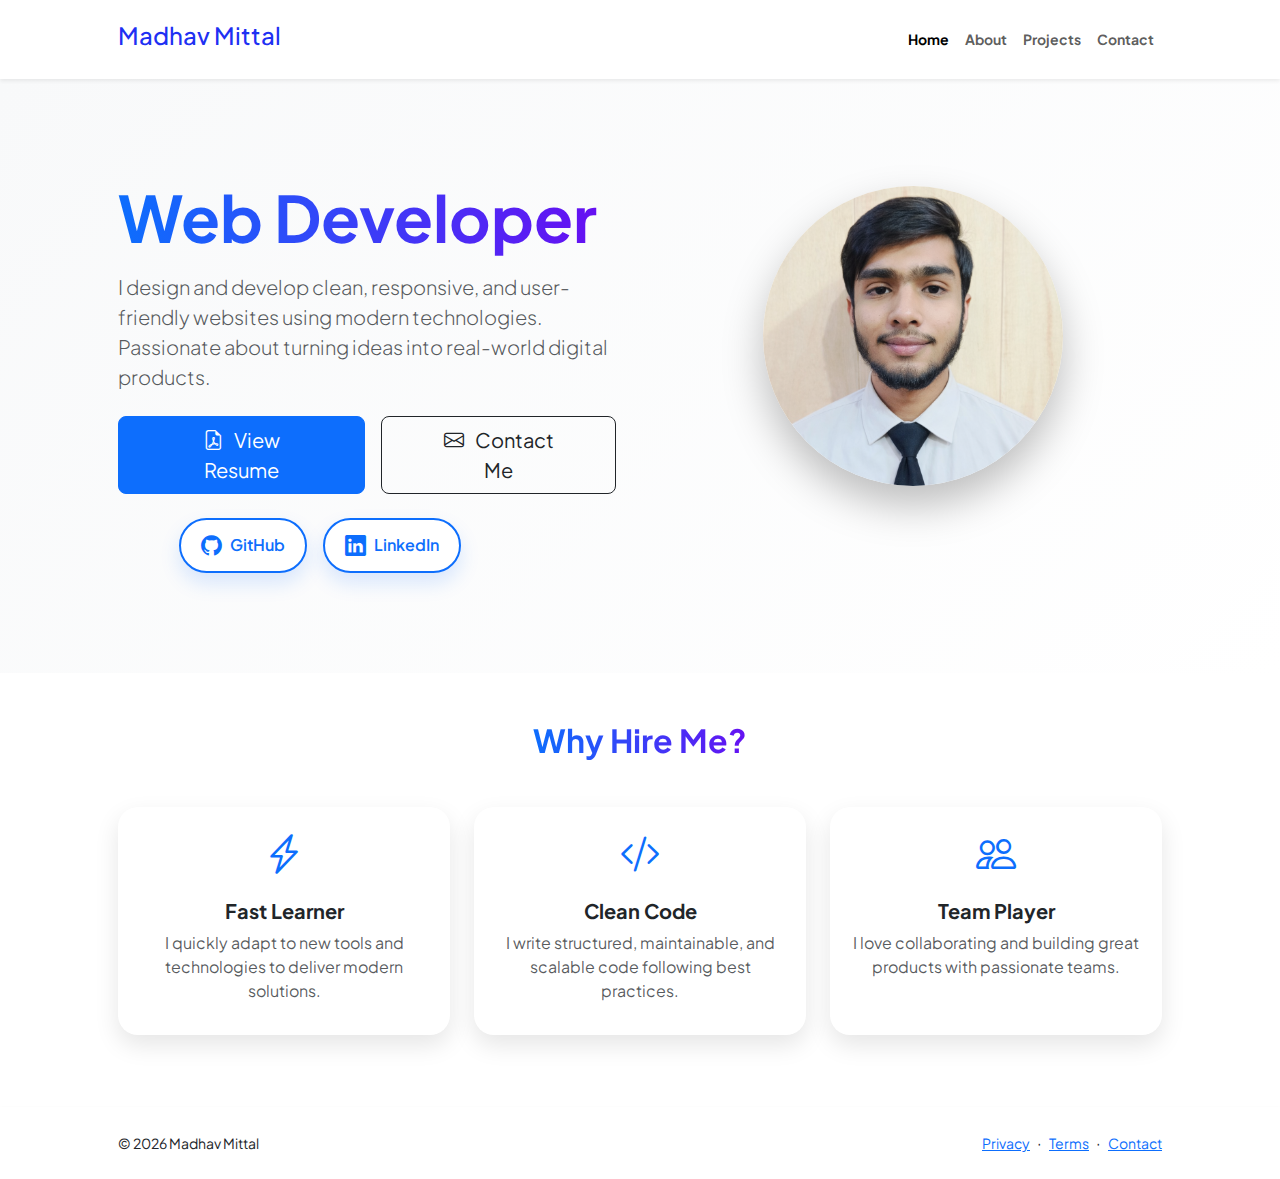
<file: MadhavMittal/index.html>
<!DOCTYPE html>
<html lang="en">
<head>
  <meta charset="utf-8" />
  <meta name="viewport" content="width=device-width, initial-scale=1, shrink-to-fit=no" />

  <title>Madhav Mittal  Portfolio</title>

  <!-- Favicon -->
  <link rel="icon" type="image/x-icon" href="assets/favicon.ico" />

  <!-- Google Font -->
  <link rel="preconnect" href="https://fonts.googleapis.com" />
  <link rel="preconnect" href="https://fonts.gstatic.com" crossorigin />
  <link href="https://fonts.googleapis.com/css2?family=Plus+Jakarta+Sans:wght@300;400;600;700;800&display=swap" rel="stylesheet" />

  <!-- Bootstrap Icons -->
  <link href="https://cdn.jsdelivr.net/npm/bootstrap-icons@1.8.1/font/bootstrap-icons.css" rel="stylesheet" />

  <!-- Bootstrap -->
  <link href="https://cdn.jsdelivr.net/npm/bootstrap@5.2.3/dist/css/bootstrap.min.css" rel="stylesheet" />

  <!-- Custom CSS -->
  <link href="css/styles.css" rel="stylesheet" />
</head>

<body class="d-flex flex-column h-100">

<main class="flex-shrink-0">

  <!-- NAVBAR -->
  <nav class="navbar navbar-expand-lg navbar-light bg-white shadow-sm py-3">
    <div class="container px-5">
      <a class="navbar-brand fw-bolder text-primary" href="index.html">
      <h4>Madhav Mittal</h4>  
      </a>

      <button class="navbar-toggler" type="button" data-bs-toggle="collapse" data-bs-target="#navbarMenu">
        <span class="navbar-toggler-icon"></span>
      </button>

      <div class="collapse navbar-collapse" id="navbarMenu">
        <ul class="navbar-nav ms-auto mb-2 mb-lg-0 fw-bolder small">
          <li class="nav-item"><a class="nav-link active" href="index.html">Home</a></li>
          <li class="nav-item"><a class="nav-link" href="About.html">About</a></li>
          <li class="nav-item"><a class="nav-link" href="projects.html">Projects</a></li>
          <li class="nav-item"><a class="nav-link" href="contact.html">Contact</a></li>
        </ul>
      </div>
    </div>
  </nav>

  <!-- HERO SECTION -->
  <header class="hero-section">
    <div class="container px-5">
      <div class="row gx-5 align-items-center">

        <!-- TEXT -->
        <div class="col-lg-6 text-center text-lg-start">
          

          <h1 class="display-3 fw-bolder mb-3">
            <span class="text-gradient">Web Developer </span>
          </h1>

          <p class="lead text-muted mb-4">
            I design and develop clean, responsive, and user-friendly websites using modern technologies.
            Passionate about turning ideas into real-world digital products.
          </p>

          <div class="d-grid gap-3 d-sm-flex justify-content-sm-center justify-content-lg-start">
            <a href="assets/Madhav Mittal Resume.pdf" 
   target="_blank" 
   class="btn btn-primary btn-lg px-5">
  <i class="bi bi-file-earmark-pdf me-2"></i> View Resume
</a>

            <a href="contact.html" class="btn btn-outline-dark btn-lg px-5">
              <i class="bi bi-envelope me-2"></i> Contact Me
            </a>
          </div>
        </div>
        <div class="col-lg-6 text-center mt-5 mt-lg-0">
          <div class="profile-pic-large mx-auto">
            <img src="assets/Madhav .png" alt="Madhav Mittal">
          </div>
        </div>

      </div>
    </div>

<div class="mt-4 d-flex justify-content-center gap-3 social-wrapper">

  
  <a href="https://github.com/MadhavMittal06" 
     target="_blank" 
     class="social-link">
    <i class="bi bi-github"></i> GitHub
  </a>

  <a href="https://www.linkedin.com/in/madhav-mittal-/" 
     target="_blank" 
     class="social-link">
    <i class="bi bi-linkedin"></i> LinkedIn
  </a>

</div>

        <!-- IMAGE -->
        

      </div>
    </div>
  </header>

  <!-- TECH STACK -->
  

  <!-- WHY HIRE ME -->
  <section class="py-5">
    <div class="container px-5">
      <div class="text-center mb-5">
        <h2 class="fw-bolder">
          <span class="text-gradient">Why Hire Me?</span>
        </h2>
      </div>

      <div class="row gx-4 text-center">

        <div class="col-md-4 mb-4">
          <div class="card feature-card h-100">
            <div class="card-body">
              <i class="bi bi-lightning-charge feature-icon"></i>
              <h5 class="fw-bold mt-3">Fast Learner</h5>
              <p class="text-muted">
                I quickly adapt to new tools and technologies to deliver modern solutions.
              </p>
            </div>
          </div>
        </div>

        <div class="col-md-4 mb-4">
          <div class="card feature-card h-100">
            <div class="card-body">
              <i class="bi bi-code-slash feature-icon"></i>
              <h5 class="fw-bold mt-3">Clean Code</h5>
              <p class="text-muted">
                I write structured, maintainable, and scalable code following best practices.
              </p>
            </div>
          </div>
        </div>

        <div class="col-md-4 mb-4">
          <div class="card feature-card h-100">
            <div class="card-body">
              <i class="bi bi-people feature-icon"></i>
              <h5 class="fw-bold mt-3">Team Player</h5>
              <p class="text-muted">
                I love collaborating and building great products with passionate teams.
              </p>
            </div>
          </div>
        </div>

      </div>
    </div>
  </section>

</main>

<!-- FOOTER -->
<footer class="bg-white py-4 mt-auto shadow-sm">
  <div class="container px-5">
    <div class="row align-items-center justify-content-between flex-column flex-sm-row">
      <div class="col-auto">
        <div class="small m-0">&copy; 2026 Madhav Mittal</div>
      </div>
      <div class="col-auto">
        <a class="small" href="#">Privacy</a>
        <span class="mx-1">&middot;</span>
        <a class="small" href="#">Terms</a>
        <span class="mx-1">&middot;</span>
        <a class="small" href="contact.html">Contact</a>
      </div>
    </div>
  </div>
</footer>

<!-- BOOTSTRAP JS -->
<script src="https://cdn.jsdelivr.net/npm/bootstrap@5.2.3/dist/js/bootstrap.bundle.min.js"></script>

</body>
</html>
</file>
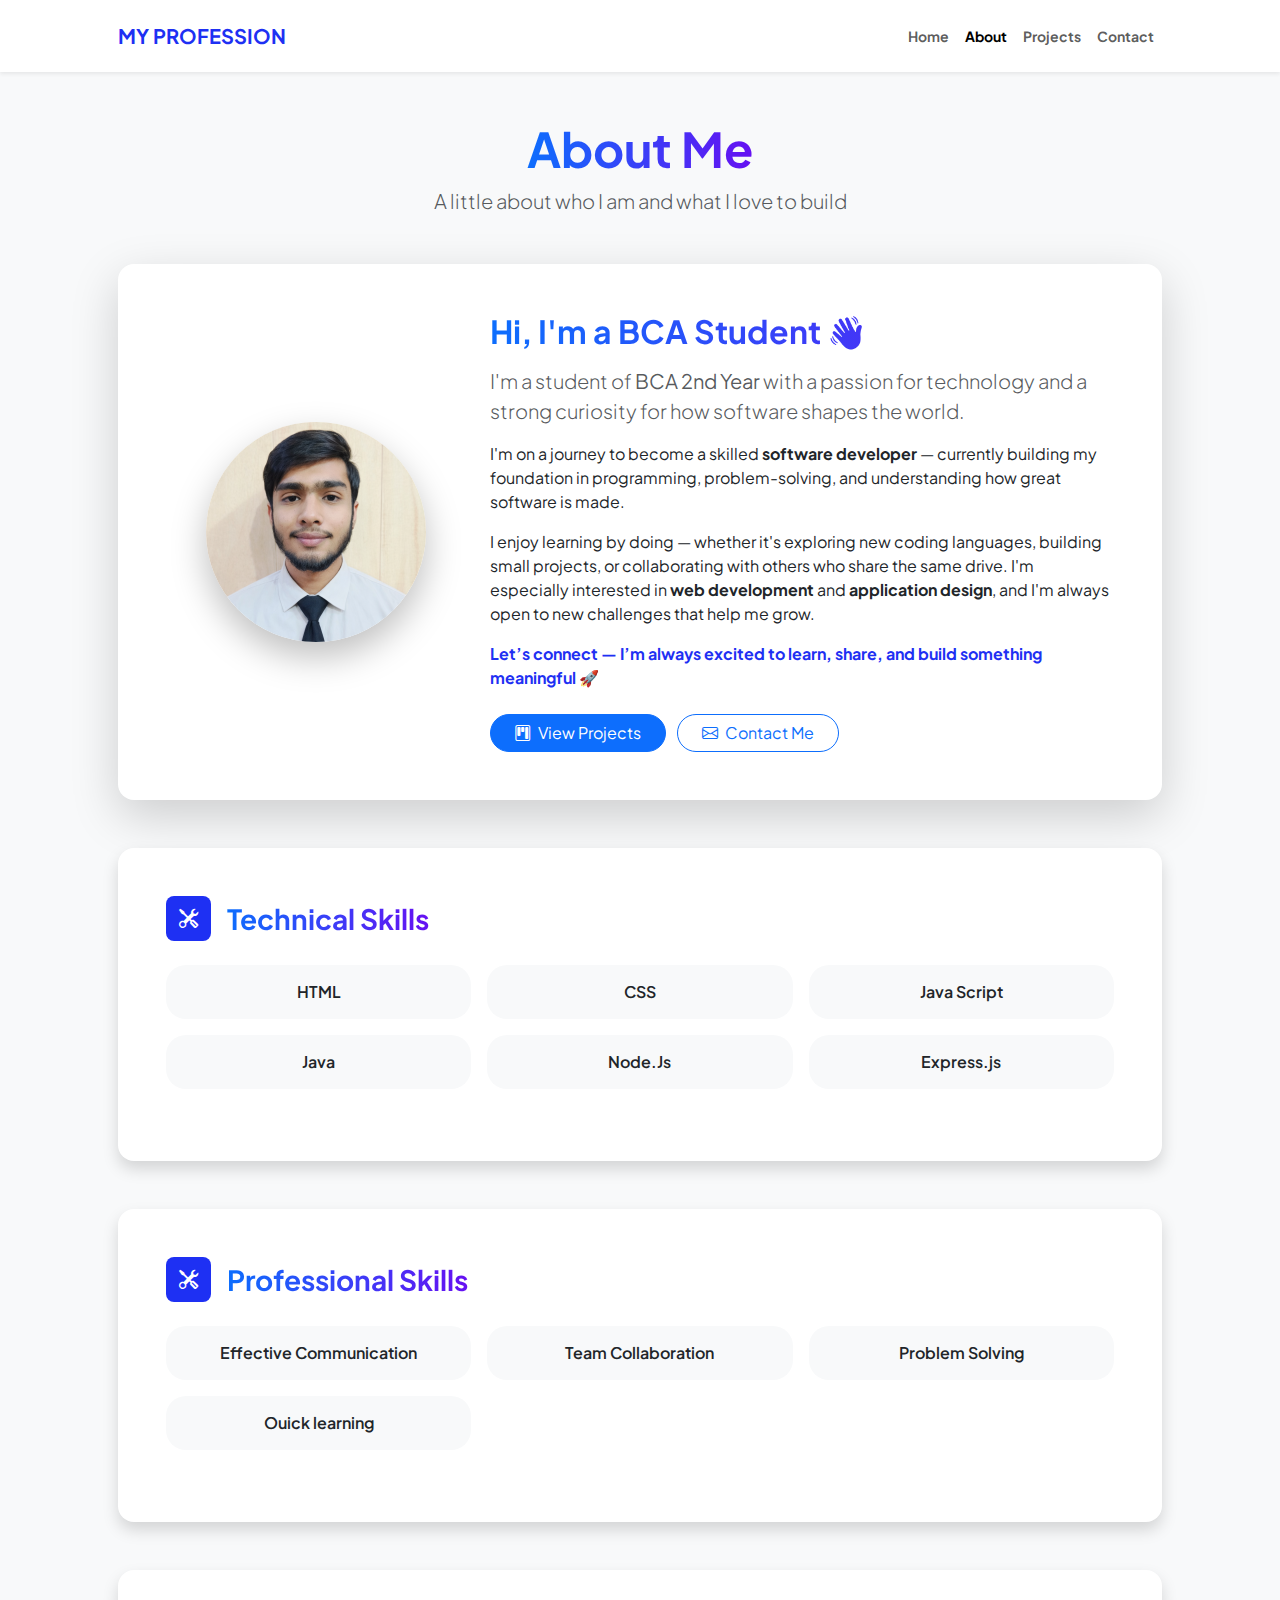
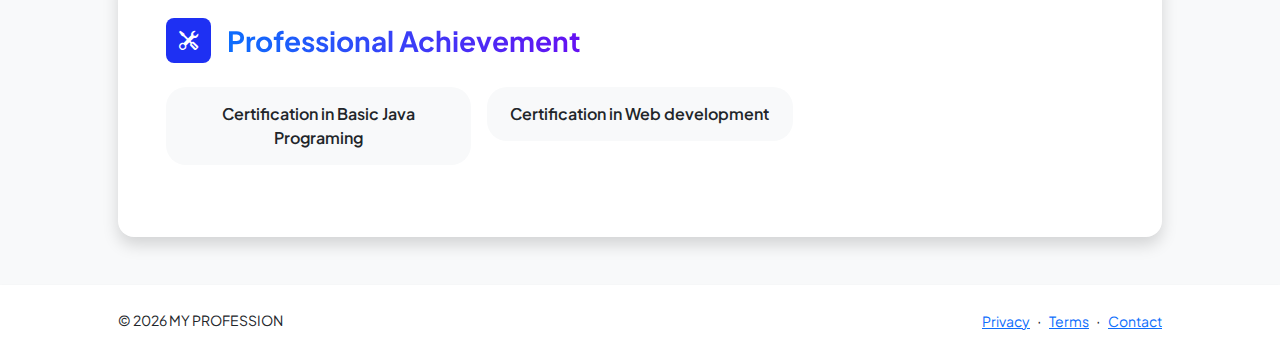
<file: MadhavMittal/About.html>
<!DOCTYPE html>
<html lang="en">
<head>
  <meta charset="utf-8" />
  <meta name="viewport" content="width=device-width, initial-scale=1, shrink-to-fit=no" />
  <title>About Me | My Profession</title>

  <!-- Favicon -->
  <link rel="icon" type="image/x-icon" href="assets/favicon.ico" />

  <!-- Google Font -->
  <link rel="preconnect" href="https://fonts.googleapis.com" />
  <link rel="preconnect" href="https://fonts.gstatic.com" crossorigin />
  <link href="https://fonts.googleapis.com/css2?family=Plus+Jakarta+Sans:wght@300;400;600;700;800&display=swap" rel="stylesheet" />

  <!-- Bootstrap Icons -->
  <link href="https://cdn.jsdelivr.net/npm/bootstrap-icons@1.8.1/font/bootstrap-icons.css" rel="stylesheet" />

  <!-- Bootstrap -->
  <link href="https://cdn.jsdelivr.net/npm/bootstrap@5.2.3/dist/css/bootstrap.min.css" rel="stylesheet" />

  <!-- Custom CSS -->
  <link href="css/styles.css" rel="stylesheet" />
</head>

<body class="d-flex flex-column h-100 bg-light">

<main class="flex-shrink-0">

  <!-- NAVBAR -->
  <nav class="navbar navbar-expand-lg navbar-light bg-white shadow-sm py-3">
    <div class="container px-5">
      <a class="navbar-brand fw-bolder text-primary" href="index.html">MY PROFESSION</a>
      <button class="navbar-toggler" type="button" data-bs-toggle="collapse" data-bs-target="#navbarMenu">
        <span class="navbar-toggler-icon"></span>
      </button>

      <div class="collapse navbar-collapse" id="navbarMenu">
        <ul class="navbar-nav ms-auto mb-2 mb-lg-0 fw-bolder small">
          <li class="nav-item"><a class="nav-link" href="index.html">Home</a></li>
          <li class="nav-item"><a class="nav-link active" href="about.html">About</a></li>
          <li class="nav-item"><a class="nav-link" href="projects.html">Projects</a></li>
          <li class="nav-item"><a class="nav-link" href="contact.html">Contact</a></li>
        </ul>
      </div>
    </div>
  </nav>

  <!-- PAGE CONTENT -->
  <div class="container px-5 my-5">

    <!-- PAGE TITLE -->
    <div class="text-center mb-5">
      <h1 class="display-5 fw-bolder">
        <span class="text-gradient">About Me</span>
      </h1>
      <p class="lead text-muted">A little about who I am and what I love to build</p>
    </div>

    <!-- ABOUT CARD -->
    <div class="card shadow-lg border-0 rounded-4 mb-5">
      <div class="card-body p-5">
        <div class="row align-items-center">

          <!-- PROFILE IMAGE -->
          <div class="col-md-4 text-center mb-4 mb-md-0">
            <div class="profile-pic mx-auto">
              <img src="assets/Madhav .png" alt="Profile Image">
            </div>
          </div>

          <!-- ABOUT TEXT -->
          <div class="col-md-8">
            <h2 class="fw-bolder text-gradient mb-3">Hi, I'm a BCA Student 👋</h2>

            <p class="lead text-muted">
              I'm a student of <strong>BCA 2nd Year</strong> with a passion for technology and a strong curiosity for how software shapes the world.
            </p>

            <p>
              I'm on a journey to become a skilled <strong>software developer</strong> — currently building my foundation in programming,
              problem-solving, and understanding how great software is made.
            </p>

            <p>
              I enjoy learning by doing — whether it's exploring new coding languages, building small projects, or collaborating with others who share the same drive.
              I'm especially interested in <strong>web development</strong> and <strong>application design</strong>, and I'm always open to new challenges that help me grow.
            </p>

            <p class="fw-bold text-primary">
              Let’s connect — I’m always excited to learn, share, and build something meaningful 🚀
            </p>

            <div class="mt-4">
              <a href="projects.html" class="btn btn-primary rounded-pill px-4 me-2">
                <i class="bi bi-kanban me-1"></i> View Projects
              </a>
              <a href="contact.html" class="btn btn-outline-primary rounded-pill px-4">
                <i class="bi bi-envelope me-1"></i> Contact Me
              </a>
            </div>
          </div>

        </div>
      </div>
    </div>

    <section>
      <div class="card shadow border-0 rounded-4 mb-5">
        <div class="card-body p-5">

          <div class="d-flex align-items-center mb-4">
            <div class="feature bg-primary text-white rounded-3 me-3">
              <i class="bi bi-tools"></i>
            </div>
            <h3 class="fw-bolder mb-0">
              <span class="text-gradient">Technical Skills</span>
            </h3>
          </div>

          <div class="row row-cols-1 row-cols-md-3 g-3 mb-4">
            <div class="col"><div class="skill-box">HTML</div></div>
            <div class="col"><div class="skill-box">CSS</div></div>
            <div class="col"><div class="skill-box">Java Script</div></div>
            <div class="col"><div class="skill-box">Java</div></div>
            <div class="col"><div class="skill-box">Node.Js</div></div>
            <div class="col"><div class="skill-box">Express.js</div></div>
          </div>

        </div>
      </div>
    </section>


    <!-- SKILLS SECTION -->
    <section>
      <div class="card shadow border-0 rounded-4 mb-5">
        <div class="card-body p-5">

          <div class="d-flex align-items-center mb-4">
            <div class="feature bg-primary text-white rounded-3 me-3">
              <i class="bi bi-tools"></i>
            </div>
            <h3 class="fw-bolder mb-0">
              <span class="text-gradient">Professional Skills</span>
            </h3>
          </div>

          <div class="row row-cols-1 row-cols-md-3 g-3 mb-4">
            <div class="col"><div class="skill-box">Effective Communication</div></div>
            <div class="col"><div class="skill-box">Team Collaboration</div></div>
            <div class="col"><div class="skill-box">Problem Solving</div></div>
            <div class="col"><div class="skill-box">Ouick learning</div></div>
          </div>

        </div>
      </div>
    </section>
    <section>
      <div class="card shadow border-0 rounded-4 mb-5">
        <div class="card-body p-5">

          <div class="d-flex align-items-center mb-4">
            <div class="feature bg-primary text-white rounded-3 me-3">
              <i class="bi bi-tools"></i>
            </div>
            <h3 class="fw-bolder mb-0">
              <span class="text-gradient">Professional Achievement</span>
            </h3>
          </div>

          <div class="row row-cols-1 row-cols-md-3 g-3 mb-4">
            <div class="col"><div class="skill-box">Certification in Basic Java Programing</div></div>
            <div class="col"><div class="skill-box">Certification in Web development</div></div>
            
          </div>

        </div>
      </div>
    </section>

  </div>
</main>

<!-- FOOTER -->
<footer class="bg-white py-4 mt-auto shadow-sm">
  <div class="container px-5">
    <div class="row align-items-center justify-content-between flex-column flex-sm-row">
      <div class="col-auto">
        <div class="small m-0">&copy; 2026 MY PROFESSION</div>
      </div>
      <div class="col-auto">
        <a class="small" href="#">Privacy</a>
        <span class="mx-1">&middot;</span>
        <a class="small" href="#">Terms</a>
        <span class="mx-1">&middot;</span>
        <a class="small" href="contact.html">Contact</a>
      </div>
    </div>
  </div>
</footer>

<!-- BOOTSTRAP JS -->
<script src="https://cdn.jsdelivr.net/npm/bootstrap@5.2.3/dist/js/bootstrap.bundle.min.js"></script>

</body>
</html>
</file>
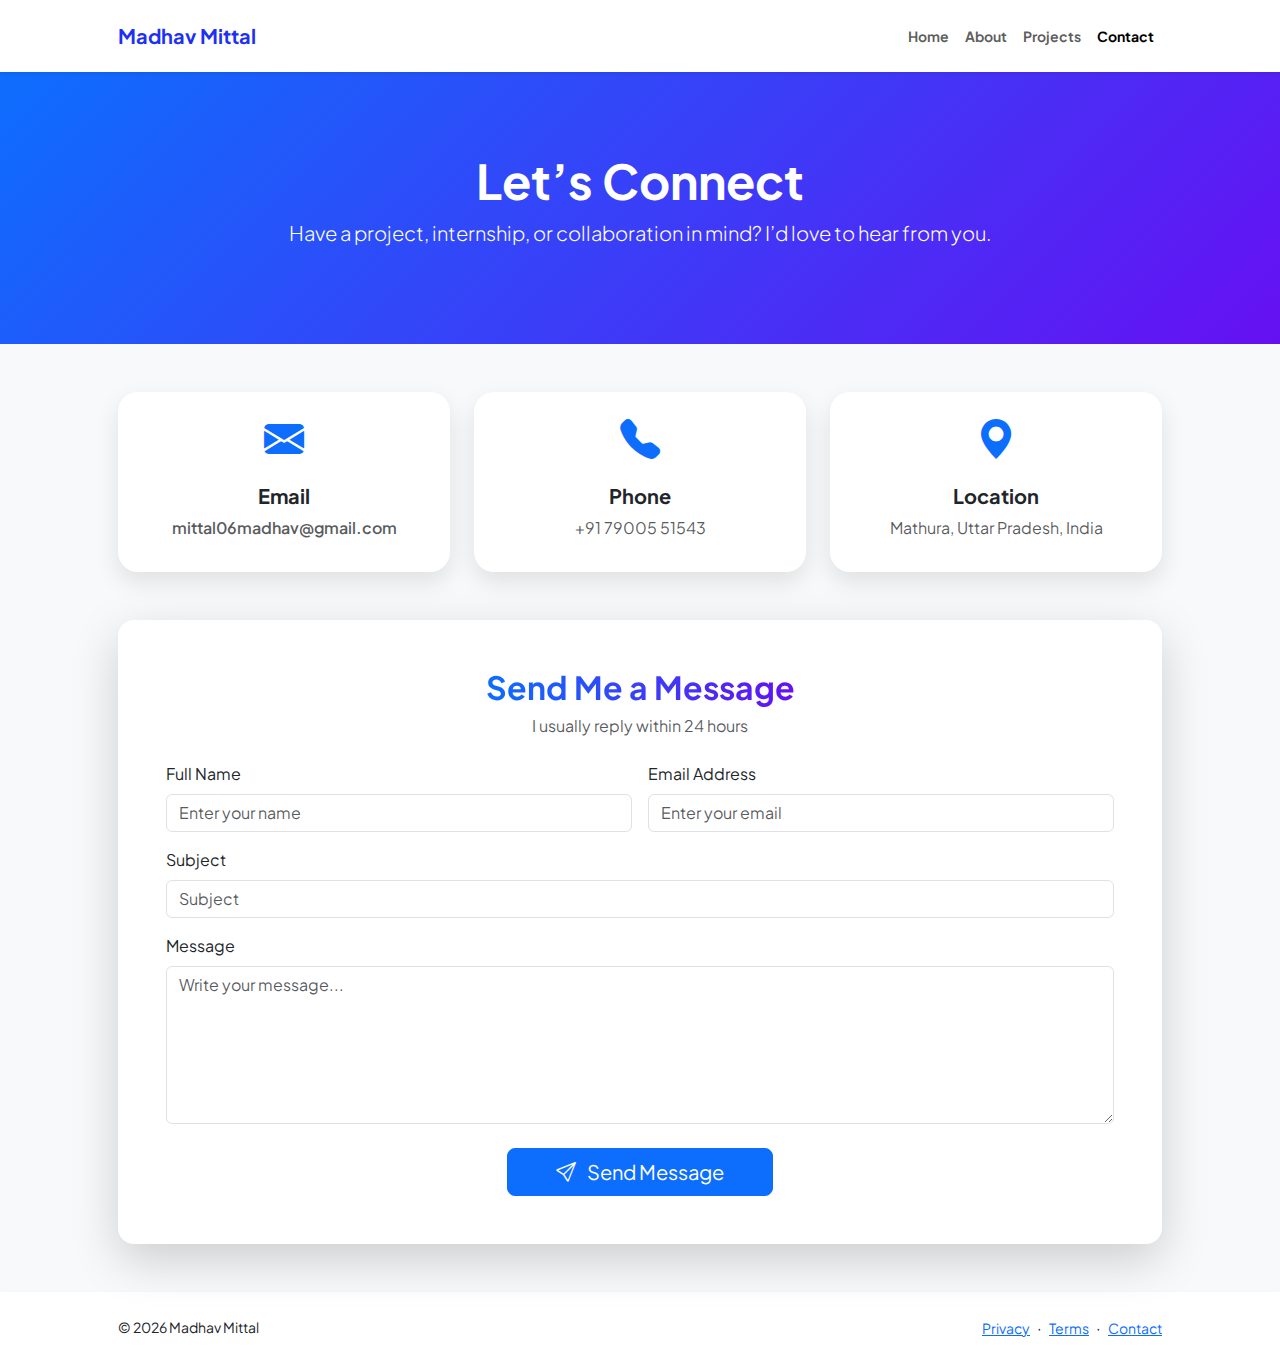
<file: MadhavMittal/contact.html>
<!DOCTYPE html>
<html lang="en">
<head>
  <meta charset="utf-8" />
  <meta name="viewport" content="width=device-width, initial-scale=1, shrink-to-fit=no" />

  <title>Contact | Madhav Mittal</title>

  <!-- Favicon -->
  <link rel="icon" type="image/x-icon" href="assets/favicon.ico" />

  <!-- Google Font -->
  <link rel="preconnect" href="https://fonts.googleapis.com" />
  <link rel="preconnect" href="https://fonts.gstatic.com" crossorigin />
  <link href="https://fonts.googleapis.com/css2?family=Plus+Jakarta+Sans:wght@300;400;600;700;800&display=swap" rel="stylesheet" />

  <!-- Bootstrap Icons -->
  <link href="https://cdn.jsdelivr.net/npm/bootstrap-icons@1.8.1/font/bootstrap-icons.css" rel="stylesheet" />

  <!-- Bootstrap -->
  <link href="https://cdn.jsdelivr.net/npm/bootstrap@5.2.3/dist/css/bootstrap.min.css" rel="stylesheet" />

  <!-- Custom CSS -->
  <link href="css/styles.css" rel="stylesheet" />
</head>

<body class="d-flex flex-column h-100 bg-light">

<main class="flex-shrink-0">

  <!-- NAVBAR -->
  <nav class="navbar navbar-expand-lg navbar-light bg-white shadow-sm py-3">
    <div class="container px-5">
      <a class="navbar-brand fw-bolder text-primary" href="index.html">
        Madhav Mittal
      </a>

      <button class="navbar-toggler" type="button" data-bs-toggle="collapse" data-bs-target="#navbarMenu">
        <span class="navbar-toggler-icon"></span>
      </button>

      <div class="collapse navbar-collapse" id="navbarMenu">
        <ul class="navbar-nav ms-auto mb-2 mb-lg-0 fw-bolder small">
          <li class="nav-item"><a class="nav-link" href="index.html">Home</a></li>
          <li class="nav-item"><a class="nav-link" href="About.html">About</a></li>
          <li class="nav-item"><a class="nav-link" href="projects.html">Projects</a></li>
          <li class="nav-item"><a class="nav-link active" href="contact.html">Contact</a></li>
        </ul>
      </div>
    </div>
  </nav>

  <!-- HERO HEADER -->
  <section class="contact-hero">
    <div class="container px-5 text-center text-white">
      <h1 class="display-5 fw-bolder mb-2">Let’s Connect</h1>
      <p class="lead">
        Have a project, internship, or collaboration in mind? I’d love to hear from you.
      </p>
    </div>
  </section>

  <!-- CONTACT INFO CARDS -->
  <section class="py-5">
    <div class="container px-5">
      <div class="row text-center g-4">

        <div class="col-md-4">
          <div class="card contact-card h-100">
            <div class="card-body">
              <i class="bi bi-envelope-fill contact-icon"></i>
              <h5 class="fw-bold mt-3">Email</h5>
              <p class="text-muted">
  <a href="mailto:mittal06madhav@gmail.com" class="email-link">
    mittal06madhav@gmail.com
  </a>
</p>

            </div>
          </div>
        </div>

        <div class="col-md-4">
          <div class="card contact-card h-100">
            <div class="card-body">
              <i class="bi bi-telephone-fill contact-icon"></i>
              <h5 class="fw-bold mt-3">Phone</h5>
              <p class="text-muted">+91 79005 51543</p>
            </div>
          </div>
        </div>

        <div class="col-md-4">
          <div class="card contact-card h-100">
            <div class="card-body">
              <i class="bi bi-geo-alt-fill contact-icon"></i>
              <h5 class="fw-bold mt-3">Location</h5>
              <p class="text-muted">Mathura, Uttar Pradesh, India</p>
            </div>
          </div>
        </div>

      </div>
    </div>
  </section>

  <!-- CONTACT FORM -->
  <section class="pb-5">
    <div class="container px-5">
      <div class="card shadow-lg border-0 rounded-4">
        <div class="card-body p-5">

          <div class="text-center mb-4">
            <h2 class="fw-bolder">
              <span class="text-gradient">Send Me a Message</span>
            </h2>
            <p class="text-muted">I usually reply within 24 hours</p>
          </div>

          <form id="contactForm">
            <div class="row gx-3">

              <div class="col-md-6 mb-3">
                <label class="form-label">Full Name</label>
                <input type="text" class="form-control" placeholder="Enter your name" required>
              </div>

              <div class="col-md-6 mb-3">
                <label class="form-label">Email Address</label>
                <input type="email" class="form-control" placeholder="Enter your email" required>
              </div>

            </div>

            <div class="mb-3">
              <label class="form-label">Subject</label>
              <input type="text" class="form-control" placeholder="Subject">
            </div>

            <div class="mb-4">
              <label class="form-label">Message</label>
              <textarea class="form-control" rows="6" placeholder="Write your message..." required></textarea>
            </div>

            <div class="text-center">
              <button type="submit" class="btn btn-primary btn-lg px-5">
                <i class="bi bi-send me-2"></i> Send Message
              </button>
            </div>

          </form>

        </div>
      </div>
    </div>
  </section>

</main>

<!-- FOOTER -->
<footer class="bg-white py-4 mt-auto shadow-sm">
  <div class="container px-5">
    <div class="row align-items-center justify-content-between flex-column flex-sm-row">
      <div class="col-auto">
        <div class="small m-0">&copy; 2026 Madhav Mittal</div>
      </div>
      <div class="col-auto">
        <a class="small" href="#">Privacy</a>
        <span class="mx-1">&middot;</span>
        <a class="small" href="#">Terms</a>
        <span class="mx-1">&middot;</span>
        <a class="small" href="contact.html">Contact</a>
      </div>
    </div>
  </div>
</footer>

<!-- BOOTSTRAP JS -->
<script src="https://cdn.jsdelivr.net/npm/bootstrap@5.2.3/dist/js/bootstrap.bundle.min.js"></script>

</body>
</html>
</file>
<file: MadhavMittal/css/styles.css>
@charset "UTF-8";
/*!
* Start Bootstrap - Personal v1.0.1 (https://startbootstrap.com/template-overviews/personal)
* Copyright 2013-2023 Start Bootstrap
* Licensed under MIT (https://github.com/StartBootstrap/startbootstrap-personal/blob/master/LICENSE)
*/
/*!
 * Bootstrap  v5.2.3 (https://getbootstrap.com/)
 * Copyright 2011-2022 The Bootstrap Authors
 * Copyright 2011-2022 Twitter, Inc.
 * Licensed under MIT (https://github.com/twbs/bootstrap/blob/main/LICENSE)
 */
:root {
  --bs-blue: #1e30f3;
  --bs-indigo: #6610f2;
  --bs-purple: #6f42c1;
  --bs-pink: #e21e80;
  --bs-red: #dc3545;
  --bs-orange: #fd7e14;
  --bs-yellow: #ffc107;
  --bs-green: #198754;
  --bs-teal: #20c997;
  --bs-cyan: #0dcaf0;
  --bs-black: #000;
  --bs-white: #fff;
  --bs-gray: #6c757d;
  --bs-gray-dark: #343a40;
  --bs-gray-100: #f8f9fa;
  --bs-gray-200: #e9ecef;
  --bs-gray-300: #dee2e6;
  --bs-gray-400: #ced4da;
  --bs-gray-500: #adb5bd;
  --bs-gray-600: #6c757d;
  --bs-gray-700: #495057;
  --bs-gray-800: #343a40;
  --bs-gray-900: #212529;
  --bs-primary: #1e30f3;
  --bs-secondary: #e21e80;
  --bs-success: #198754;
  --bs-info: #0dcaf0;
  --bs-warning: #ffc107;
  --bs-danger: #dc3545;
  --bs-light: #f8f9fa;
  --bs-dark: #212529;
  --bs-primary-rgb: 30, 48, 243;
  --bs-secondary-rgb: 226, 30, 128;
  --bs-success-rgb: 25, 135, 84;
  --bs-info-rgb: 13, 202, 240;
  --bs-warning-rgb: 255, 193, 7;
  --bs-danger-rgb: 220, 53, 69;
  --bs-light-rgb: 248, 249, 250;
  --bs-dark-rgb: 33, 37, 41;
  --bs-white-rgb: 255, 255, 255;
  --bs-black-rgb: 0, 0, 0;
  --bs-body-color-rgb: 33, 37, 41;
  --bs-body-bg-rgb: 255, 255, 255;
  --bs-font-sans-serif: "Plus Jakarta Sans";
  --bs-font-monospace: SFMono-Regular, Menlo, Monaco, Consolas, "Liberation Mono", "Courier New", monospace;
  --bs-gradient: linear-gradient(180deg, rgba(255, 255, 255, 0.15), rgba(255, 255, 255, 0));
  --bs-body-font-family: var(--bs-font-sans-serif);
  --bs-body-font-size: 1rem;
  --bs-body-font-weight: 400;
  --bs-body-line-height: 1.5;
  --bs-body-color: #212529;
  --bs-body-bg: #fff;
  --bs-border-width: 1px;
  --bs-border-style: solid;
  --bs-border-color: #dee2e6;
  --bs-border-color-translucent: rgba(0, 0, 0, 0.175);
  --bs-border-radius: 0.375rem;
  --bs-border-radius-sm: 0.25rem;
  --bs-border-radius-lg: 0.5rem;
  --bs-border-radius-xl: 1rem;
  --bs-border-radius-2xl: 2rem;
  --bs-border-radius-pill: 50rem;
  --bs-link-color: #1e30f3;
  --bs-link-hover-color: #1826c2;
  --bs-code-color: #e21e80;
  --bs-highlight-bg: #fff3cd;
}
/* HERO SECTION */
.hero-section {
  padding: 100px 0;
  background: linear-gradient(135deg, #f8f9fa, #ffffff);
}

/* LARGE PROFILE IMAGE */
.profile-pic-large {
  width: 320px;
  height: 320px;
  border-radius: 50%;
  overflow: hidden;
  box-shadow: 0 20px 40px rgba(0, 0, 0, 0.2);
  transition: transform 0.3s ease;
}

.profile-pic-large img {
  width: 100%;
  height: 100%;
  object-fit: cover;
}

.profile-pic-large:hover {
  transform: scale(1.05);
}
/* ABOUT PAGE PROFILE IMAGE */
.profile-pic {
  width: 220px;
  height: 220px;
  border-radius: 50%;
  overflow: hidden;
  box-shadow: 0 15px 35px rgba(0, 0, 0, 0.25);
  display: flex;
  align-items: center;
  justify-content: center;
  background: white;
  transition: transform 0.3s ease;
}

.profile-pic img {
  width: 100%;
  height: 100%;
  object-fit: cover;       /* Prevent stretch */
  object-position: top;   /* Keep face visible */
}

.profile-pic:hover {
  transform: scale(1.05);
}

/* TECH BADGES */
.tech-badge {
  background: #f1f3f5;
  padding: 10px 20px;
  border-radius: 30px;
  font-weight: 600;
  transition: all 0.3s ease;
}

.tech-badge:hover {
  background: linear-gradient(90deg, #0d6efd, #6610f2);
  color: white;
  transform: translateY(-5px);
}

/* FEATURE CARDS */
.feature-card {
  border: none;
  border-radius: 20px;
  box-shadow: 0 10px 25px rgba(0, 0, 0, 0.1);
  transition: all 0.3s ease;
}

.feature-card:hover {
  transform: translateY(-10px);
  box-shadow: 0 25px 50px rgba(0, 0, 0, 0.2);
}

/* FEATURE ICON */
.feature-icon {
  font-size: 2.5rem;
  color: #0d6efd;
}
body {
  font-family: 'Plus Jakarta Sans', sans-serif;
}

/* Gradient Text */
.text-gradient {
  background: linear-gradient(90deg, #0d6efd, #6610f2);
  -webkit-background-clip: text;
  -webkit-text-fill-color: transparent;
}

/* Profile Picture */
/* HERO PROFILE IMAGE ADJUSTMENT */
.profile-pic-large {
  width: 300px;
  height: 300px;
  border-radius: 50%;
  overflow: hidden;
  box-shadow: 0 20px 40px rgba(0, 0, 0, 0.25);
  display: flex;
  align-items: center;
  justify-content: center;
  background: white;
  transition: transform 0.3s ease;
}

.profile-pic-large img {
  width: 100%;
  height: 100%;
  object-fit: cover; /* Perfect crop, no stretch */
  object-position: top center; /* Face upar rahe, professional look */
}

.profile-pic-large:hover {
  transform: scale(1.05);
}


/* Skill Boxes */
.skill-box {
  background: #f8f9fa;
  padding: 15px;
  border-radius: 20px;
  text-align: center;
  font-weight: 600;
  transition: all 0.3s ease;
}

.skill-box:hover {
  background: linear-gradient(90deg, #0d6efd, #6610f2);
  color: white;
  transform: translateY(-5px);
}

/* Card Hover Effect */
.card {
  transition: transform 0.3s ease, box-shadow 0.3s ease;
}

.card:hover {
  transform: translateY(-6px);
  box-shadow: 0 20px 40px rgba(0, 0, 0, 0.2);
}

/* Feature Icon */
.feature {
  width: 45px;
  height: 45px;
  display: flex;
  align-items: center;
  justify-content: center;
  font-size: 1.2rem;
}
/* PROJECT CARDS */
.project-card {
  border: none;
  border-radius: 20px;
  overflow: hidden;
  box-shadow: 0 10px 25px rgba(0, 0, 0, 0.1);
  transition: all 0.3s ease;
  background: white;
}

.project-card:hover {
  transform: translateY(-10px);
  box-shadow: 0 25px 50px rgba(0, 0, 0, 0.2);
}

/* TECH BADGES */
.tech-badge {
  background: #f1f3f5;
  padding: 6px 14px;
  border-radius: 20px;
  font-size: 0.85rem;
  font-weight: 600;
  margin-right: 6px;
  display: inline-block;
  transition: all 0.3s ease;
}

.tech-badge:hover {
  background: linear-gradient(90deg, #0d6efd, #6610f2);
  color: white;
}
/* CONTACT HERO */
.contact-hero {
  background: linear-gradient(135deg, #0d6efd, #6610f2);
  padding: 80px 0;
}

/* CONTACT CARDS */
.contact-card {
  border: none;
  border-radius: 20px;
  box-shadow: 0 10px 25px rgba(0, 0, 0, 0.1);
  transition: all 0.3s ease;
}

.contact-card:hover {
  transform: translateY(-10px);
  box-shadow: 0 25px 50px rgba(0, 0, 0, 0.2);
}

/* CONTACT ICONS */
.contact-icon {
  font-size: 2.5rem;
  color: #0d6efd;
}
.email-link {
  color: inherit;
  text-decoration: none;
  font-weight: 600;
}

.email-link:hover {
  color: #0d6efd;
  text-decoration: underline;
}
/* SOCIAL LINKS */
/* SOCIAL LINKS (HOMEPAGE) */
.social-link {
  display: inline-flex;
  align-items: center;
  gap: 8px;
  padding: 10px 20px;
  border-radius: 30px;
  background: white;
  color: #0d6efd;
  font-weight: 600;
  text-decoration: none;
  border: 2px solid #0d6efd;
  transition: all 0.3s ease;
  box-shadow: 0 10px 20px rgba(13, 110, 253, 0.15);
}

.social-link i {
  font-size: 1.3rem;
}

/* GitHub hover */
.social-link:hover {
  background: linear-gradient(90deg, #0d6efd, #6610f2);
  color: white;
  transform: translateY(-5px) scale(1.05);
  box-shadow: 0 20px 40px rgba(13, 110, 253, 0.4);
}
/* SOCIAL LINKS WRAPPER */
.social-wrapper {
  width: 50%;
}
</file>
